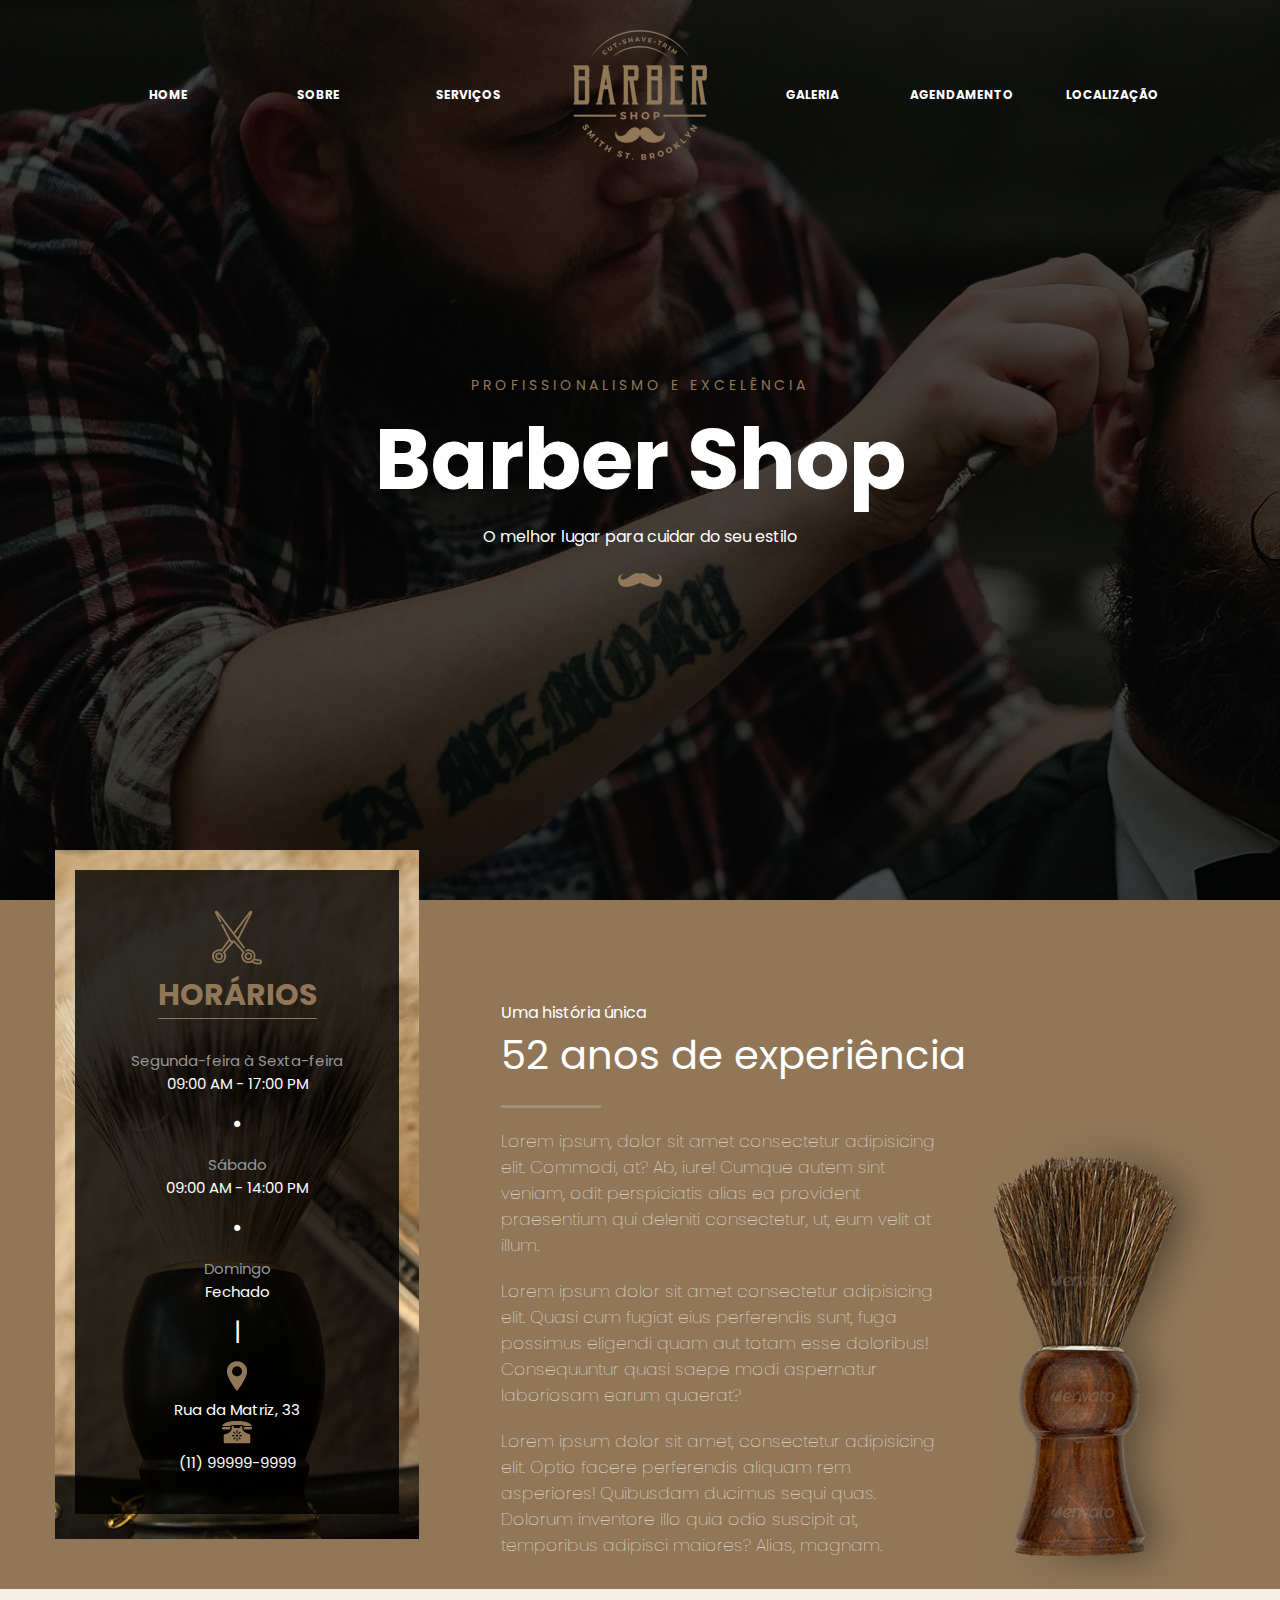
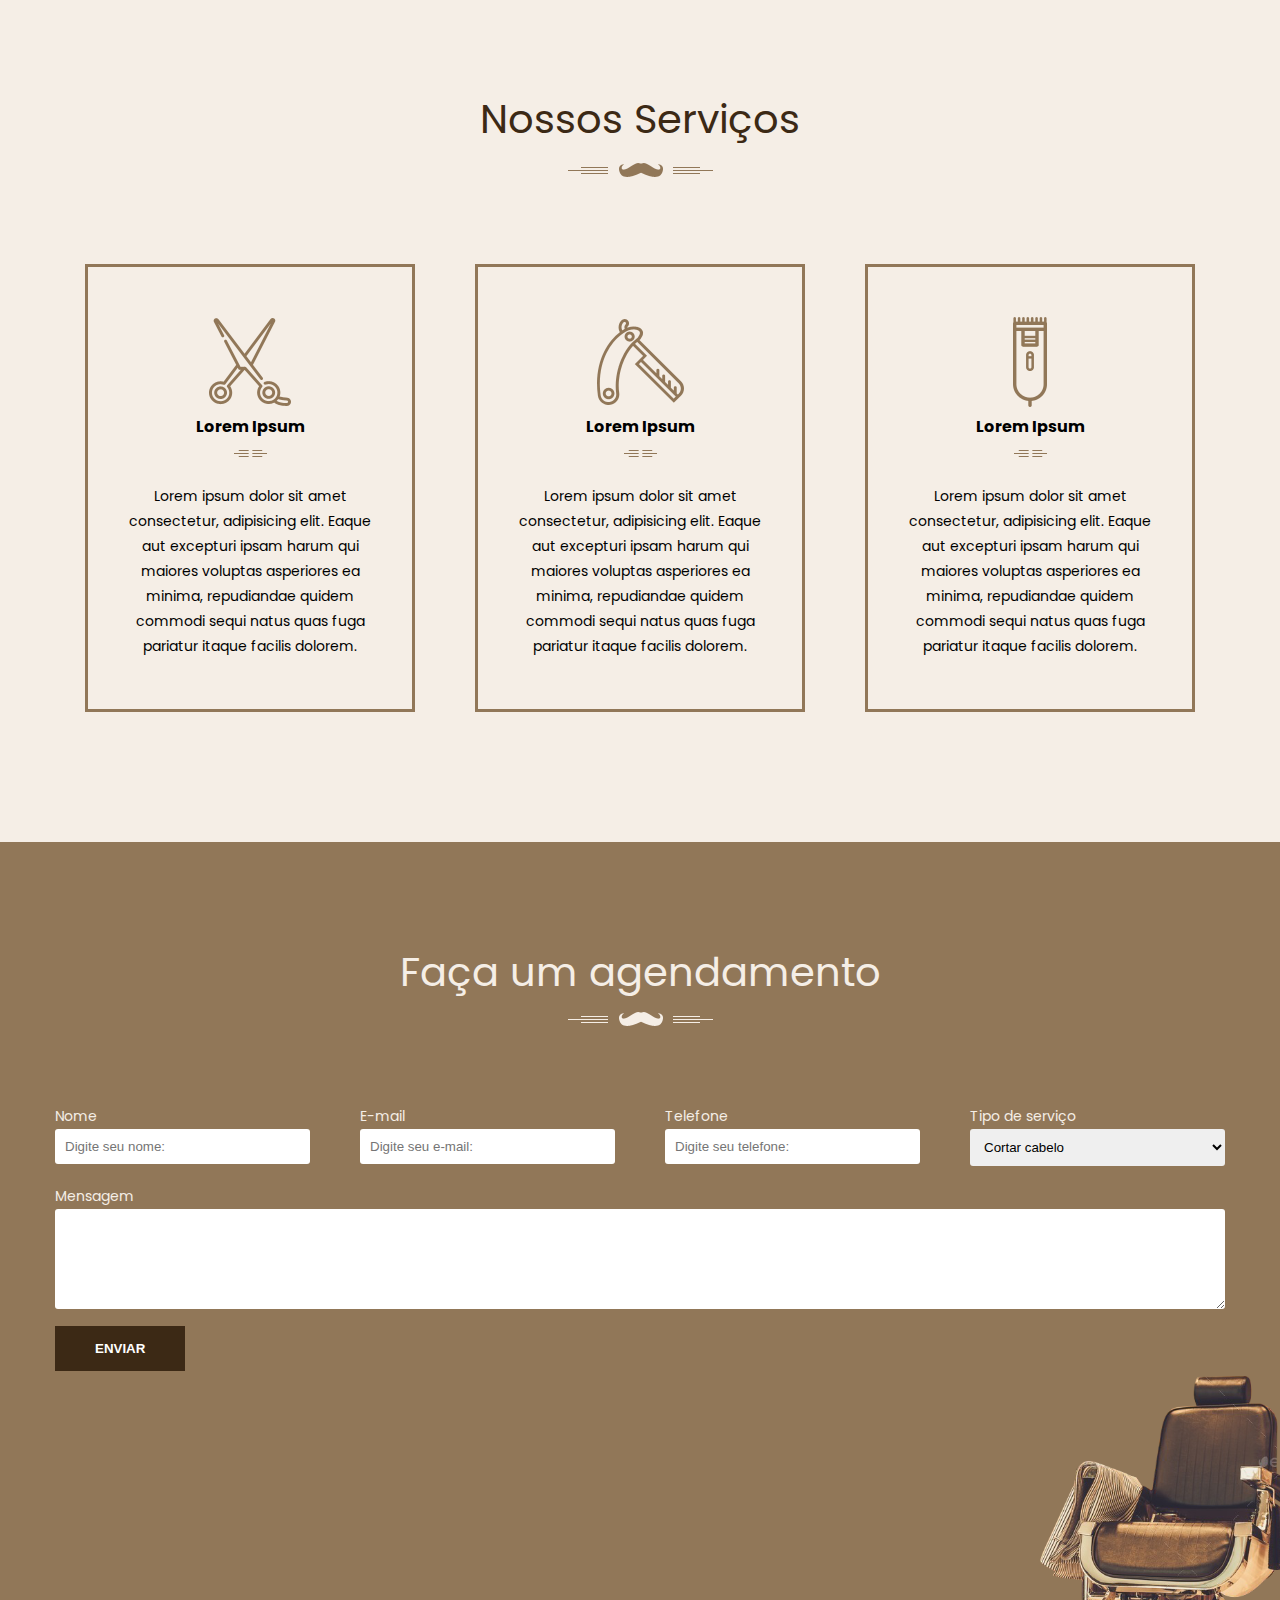
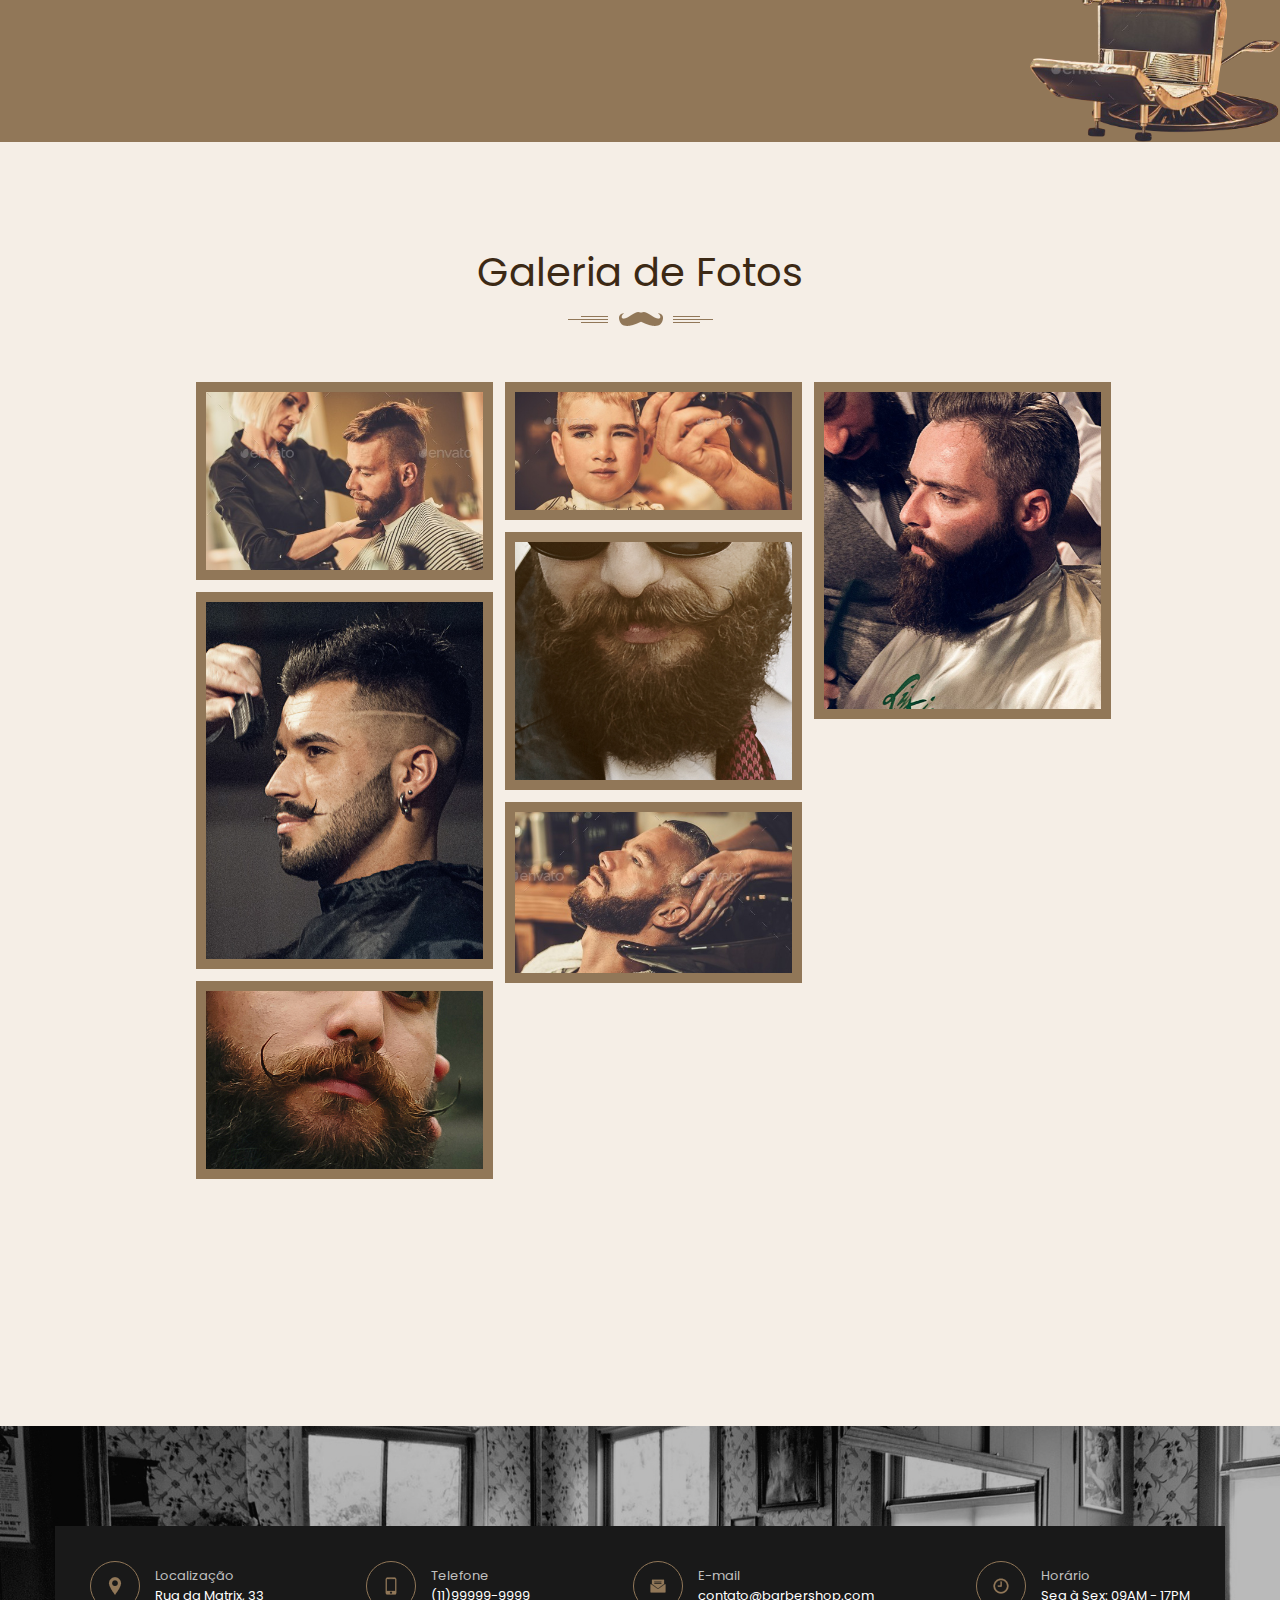
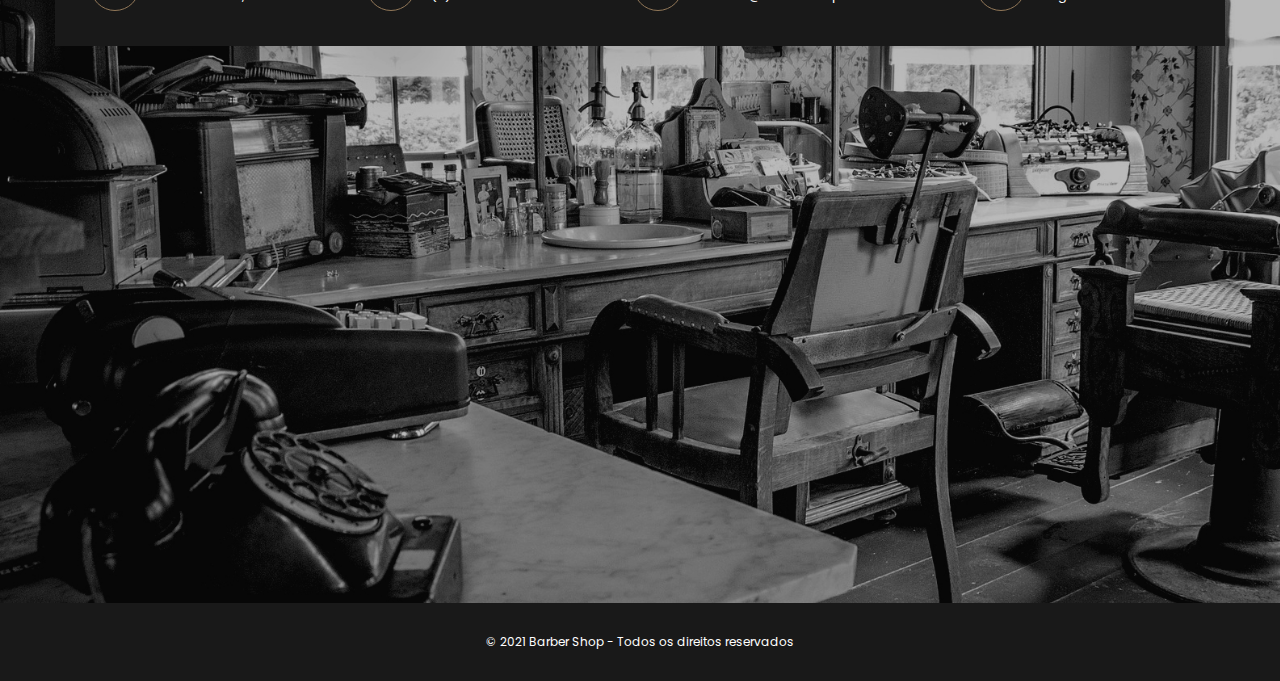
<file: index.html>
<!DOCTYPE html>
<html lang="pt-br">
<head>
    <meta charset="UTF-8">
    <meta http-equiv="X-UA-Compatible" content="IE=edge">
    <meta name="viewport" content="width=device-width, initial-scale=1.0">
    <title>Barber Shop</title>
    <link rel="stylesheet" href="./css/style.css">
</head>
<body>
    
    <section id="home" class="home">
        <header class="header">
            <nav class="nav">
                <ul>
                    <li>
                        <a href="#home">Home</a>
                    </li>
                    <li>
                        <a href="#about">Sobre</a>
                    </li>
                    <li>
                        <a href="#services">Serviços</a>
                    </li>
                    <img src="img/logo.png" alt="logo" class="logo">
                    <li>
                        <a href="#">Galeria</a>
                    </li>
                    <li>
                        <a href="#">Agendamento</a>
                    </li>
                    <li>
                        <a href="#">Localização</a>
                    </li>
                </ul>
            </nav>
        </header>

        <div class="banner">
            <span class="first-span">Profissionalismo e Excelência</span>
            <h1>Barber Shop</h1>
            <span class="second-span">O melhor lugar para cuidar do seu estilo</span>
            <img src="img/much-img.png" alt="Barber Shop" class="first-icon">
        </div>
    </section>

    <section id="about" class="about">
        <div class="container">
            <div class="timing">
                <div class="overlay">
                    <img src="./img/classic-cut.png" alt="icon" class="scissor-icon">
                    <h3>Horários</h3>

                    <div class="text">
                        <h4> Segunda-feira à Sexta-feira </h4>
                        <span> 09:00 AM - 17:00 PM </span>
                    </div>

                    <div class="text">
                        <h4> Sábado </h4>
                        <span> 09:00 AM - 14:00 PM </span>
                    </div>

                    <div class="text">
                        <h4> Domingo </h4>
                        <span> Fechado </span>
                    </div>
                    
                        <img src="./img/loc-ic.png" alt="icon" class="timing-icon">
                        <span>Rua da Matriz, 33</span>
                        <img src="./img/phone-ic.png" alt="icon" class="timing-icon">
                        <span>(11) 99999-9999 </span>
                    </div>
                </div>

            <div class="experience">
                <span>Uma história única</span>
                <h2>52 anos de experiência</h2>
                
                <div class="text">
                    
                    <div>
                        <p>Lorem ipsum, dolor sit amet consectetur adipisicing elit. Commodi, at? Ab, iure! Cumque autem sint veniam, odit perspiciatis alias ea provident praesentium qui deleniti consectetur, ut, eum velit at illum.</p>
    
                        <p>Lorem ipsum dolor sit amet consectetur adipisicing elit. Quasi cum fugiat eius perferendis sunt, fuga possimus eligendi quam aut totam esse doloribus! Consequuntur quasi saepe modi aspernatur laboriosam earum quaerat?</p>

                        <p>Lorem ipsum dolor sit amet, consectetur adipisicing elit. Optio facere perferendis aliquam rem asperiores! Quibusdam ducimus sequi quas. Dolorum inventore illo quia odio suscipit at, temporibus adipisci maiores? Alias, magnam.</p>
                    </div>
    
                        <img src="img/shave-brush.jpg" alt="52 anos de experiência" class="brush">
                </div>
            </div>
        </div>
        </div>
    </section>

    <section id="services" class="services">
        <div class="container">
            <h2>Nossos Serviços</h2>
            <img src="./img/heading-ic.png" alt="Serviços">

        <div class="boxes">
            <div class="box">
                <img src="./img/classic-cut.png" alt="scissor icon">
                <h4>Lorem Ipsum</h4>
                <img src="img/head-line-ic.png" alt="Separador">
                <p>Lorem ipsum dolor sit amet consectetur, adipisicing elit. Eaque aut excepturi ipsam harum qui maiores voluptas asperiores ea minima, repudiandae quidem commodi sequi natus quas fuga pariatur itaque facilis dolorem.</p>
            </div>

            <div class="box">
                <img src="./img/clipper-cut.png" alt="clipper icon">
                <h4>Lorem Ipsum</h4>
                <img src="img/head-line-ic.png" alt="Separador">
                <p>Lorem ipsum dolor sit amet consectetur, adipisicing elit. Eaque aut excepturi ipsam harum qui maiores voluptas asperiores ea minima, repudiandae quidem commodi sequi natus quas fuga pariatur itaque facilis dolorem.</p>
            </div>

            <div class="box">
                <img src="./img/razoe-shaver.png" alt="shaver icon">
                <h4>Lorem Ipsum</h4>
                <img src="img/head-line-ic.png" alt="Separador">
                <p>Lorem ipsum dolor sit amet consectetur, adipisicing elit. Eaque aut excepturi ipsam harum qui maiores voluptas asperiores ea minima, repudiandae quidem commodi sequi natus quas fuga pariatur itaque facilis dolorem.</p>
            </div>
        </div>
        </div>
    </section>

    <section class="appointment">
        <div class="container">
            <h2>Faça um agendamento</h2>
            <img src="./img/heading-ic-white.png" alt="Faça um agendamento">
            <form>
                <div class="personal-data">
                    <div class="input-wrapper">
                        <label>Nome</label>
                        <input type="text" placeholder="Digite seu nome:">
                    </div>
                    <div class="input-wrapper">
                        <label>E-mail</label>
                        <input type="text" placeholder="Digite seu e-mail:">
                    </div>
                    <div class="input-wrapper">
                        <label>Telefone</label>
                        <input type="tel" placeholder="Digite seu telefone:">
                    </div>
                    <div class="input-wrapper">
                        <label>Tipo de serviço</label>
                        <select>
                            <option value="cortar-cabelo">Cortar cabelo</option>
                            <option value="cortar-cabelo-barba">Cortar cabelo/barba</option>
                        </select>
                    </div>
                </div>
                    <div class="input=input-wrapper">
                        <label>Mensagem</label>
                        <textarea></textarea>
                    </div>

                    <button>Enviar</button>
            </form>
        </div>
    </section>

    <section class="gallery">
        <div class="container">
            <h2>Galeria de Fotos</h2>
            <img src="img/heading-ic.png" alt="Galeria de Fotos">
            
            <div class="gallery-wrapper">
                <div>
                    <img src="img/gallery-img1.png" alt="Galeria">
                </div>
                <div>
                    <img src="img/gallery-img2.png" alt="Galeria">
                </div>
                <div>
                    <img src="img/gallery-img3.png" alt="Galeria">
                </div>
                <div>
                    <img src="img/gallery-img4.png" alt="Galeria">
                </div>
                <div>
                    <img src="img/gallery-img5.png" alt="Galeria">
                </div>
                <div>
                    <img src="img/gallery-img6.png" alt="Galeria">
                </div>
                <div>
                    <img src="img/gallery-img7.png" alt="Galeria">
                </div>
            </div>
        </div>
    </section>

    <section class="location">
        <div class="container">
            <div class="head">
                <div class="info">
                    <div class="icon">
                        <img src="./img/map-img1.png" alt="Localização">
                    </div>
                    <div class="text">
                        <span>Localização</span>
                        <span>Rua da Matrix, 33</span>
                    </div>
                </div>
                <div class="info">
                    <div class="icon">
                        <img src="./img/map-img2.png" alt="Localização">
                    </div>
                    <div class="text">
                        <span>Telefone</span>
                        <span>(11)99999-9999</span>
                    </div>
                </div>
                <div class="info">
                    <div class="icon">
                        <img src="./img/map-img3.png" alt="Localização">
                    </div>
                    <div class="text">
                        <span>E-mail</span>
                        <span>contato@barbershop.com</span>
                    </div>
                </div>
                <div class="info">
                    <div class="icon">
                        <img src="./img/map-img4.png" alt="Localização">
                    </div>
                    <div class="text">
                        <span>Horário</span>
                        <span>Seg à Sex: 09AM - 17PM</span>
                    </div>
                </div>
            </div>
            
            <div class="map">
                <iframe src="https://www.google.com/maps/embed?pb=!1m18!1m12!1m3!1d3657.271912231406!2d-46.66128248556836!3d-23.558675784684233!2m3!1f0!2f0!3f0!3m2!1i1024!2i768!4f13.1!3m3!1m2!1s0x94ce59cd0f30ae79%3A0xd974b77fc7732458!2sAv.%20Paulista%2C%202026%20-%20Consola%C3%A7%C3%A3o%2C%20S%C3%A3o%20Paulo%20-%20SP%2C%2001310-200!5e0!3m2!1spt-BR!2sbr!4v1646429406964!5m2!1spt-BR!2sbr" width="600" height="450" style="border:0;" allowfullscreen="" loading="lazy"></iframe>
            </div>
        </div>
    </section>

    <footer class="footer">
        © 2021 Barber Shop -  Todos os direitos reservados
    </footer>
</body>
</html>
</file>
<file: css/style.css>
@import url('https://fonts.googleapis.com/css2?family=Lato&family=Lora:ital,wght@0,400;1,400;1,500&family=Montserrat:wght@100&family=Poppins:wght@100;400;700&display=swap');

:root {
    --colorPrimary: #917758;
    --colorSecondary: #3c2915;
    --color-primary-light: #f5eee6;
}

* {
    margin: 0;
    padding: 0;
    box-sizing: border-box;
}

body {
    font-family: 'Poppins', sans-serif;
}

.container {
    width: 1170px;
    margin: 0 auto; 
}

/************
    HOME
*************/

.home {
    position: relative;
    height: 100vh;
    background-size: cover;
    background-image: url(../img/bg-home.jpg); 
    background-attachment: fixed;
}

.home .header {
    padding: 30px 0;
}

.home .header .nav {
    display: flex;
    justify-content: center;
}

.home .header .nav ul {
    display: flex;
}

.home .header .nav ul li {
    display: flex; 
    justify-content: center;
    align-items: center;
    width: 150px;
}

.home .header .nav ul li a {
    padding: 20px;
    color: white;
    text-transform: uppercase;
    text-decoration: none;
    font-weight: bold;
    font-size: 12px;
}

.home .header .nav ul li a:hover {
    border-bottom: 1px solid var(--colorPrimary);
    color: var(--colorPrimary); 
}

.home .header .nav .logo {
    margin: 0 30px;    
}



/******************
    HOME --- BANNER
*******************/

.home .banner {
    position: absolute;
    top: 50%;
    left: 50%;
    height: 270px;
    width: 770px;
    margin-left: -385px;
    margin-top: -75px;
    color: white;
    text-align: center;
}

.home .banner span {
    display: block;
}

.home .banner .first-span {
    color: var(--colorPrimary);
    text-transform: uppercase;
    letter-spacing: 4px;
    font-size: 14px;
    /*margin-top: 50px;*/
}

.home .banner h1 {
    font-size: 85px;
}

.home .banner .second-span {
    color: white;
    font-weight: 400;
    margin-bottom: 20px;
}

/******************
    ABOUT - TIMING
*******************/

.about {
    background-color: var(--colorPrimary);
}

.about .container {
    display: flex;
}

.about .timing {
    width: 33%;
    padding: 20px;
    position: relative; /* Position: relative & top: -50px = sobrepôs a imagem */
    top: -50px;
    background-image: url(../img/brush-big.jpg);
}

.about .timing .overlay {
    padding: 40px 20px;
    background-color: rgb(0, 0, 0, 0.8);
    text-align: center;
    
}

.about .timing .scissor-icon {
    width: 50px;
}

.about .timing .overlay h3 {
    width: fit-content;
    margin: 0 auto 30px auto;
    font-size: 30px;
    text-transform: uppercase;
    color: var(--colorPrimary);
    border-bottom: 1px solid var(--colorPrimary);
}


.about .timing .text {
    margin: 10px 0;
}

.about .timing .text:after {
    display: block;
    content: '•';
    color: white;
    font-size: 25px;
    margin: 10px;
}

.about .timing .text:last-of-type:after {
    content: '|';
}

.about .timing .text h4 {
    color: rgb(150, 150, 150);
    font-weight: 400;
    font-size: 15px;
}

.about .timing span {
    display: block;
    color: white;
    font-size: 15px;
}


/**************
    ABOUT - EXPERIENCE
***************/


.about .experience {
    width: 66%;
    margin-left: 7%;
    margin-top: 100px;
    color: white;
}

.about .experience h2 {
    font-weight: 400;
    font-size: 40px;
}

.about .experience h2:after {
    content: '';
    display: block;
    width: 100px;
    height: 3px;
    margin: 20px 0;
    background-color: #a38f78;
}

.about .experience .text {
    display: flex;
    justify-content: space-between;
}

.about .experience .text p {
    margin-bottom: 20px;
    font-weight: 100;
    font-size: 17px;
}

/**************
    NOSSOS SERVIÇOS
***************/

.services {
    padding: 100px 0;
    text-align: center;
    background-color: var(--color-primary-light);
}

.services h2 {
    color: var(--colorSecondary); 
    font-size: 40px;
    font-weight: 400;
    margin-bottom: 10px;
}

.services .boxes {
    display: flex;
    justify-content: space-between;
    margin-top: 50px;
}

.services .box {
    border: 3px solid var(--colorPrimary);
    padding: 50px 40px;
    margin: 30px;
}

.services .box p {
    margin-top: 20px;
    font-size: 14px;
    line-height: 25px;
}

/**************
    AGENDAMENTO
***************/

.appointment {
    height: 100vh;
    padding: 100px 0;
    background-color: var(--colorPrimary);
    background-image: url(../img/chair-ic.png);
    background-repeat: no-repeat;
    background-position: right bottom;
    background-size: 250px;
}


.appointment img {
    display: block;
    margin: 0 auto;
}

.appointment h2 {
    color: var(--color-primary-light); 
    text-align: center;
    font-size: 40px;
    font-weight: 400;
    margin-bottom: 10px;
}

.appointment form {
    margin-top: 80px;
}

.appointment .personal-data {
    display: flex;
    justify-content: space-between;
    margin-bottom: 20px;
}

.appointment .input-wrapper {
    width: 100%;
    margin-right: 50px;
}
.appointment .input-wrapper:last-of-type {
    margin-right: 0;
}

.appointment label {
    display: block;
    color: var(--color-primary-light);
    font-size: 14px;
    margin-bottom: 2px;
}

.appointment .personal-data input, 
.appointment .personal-data select,
.appointment textarea {
    padding: 10px 10px;
    width: 100%;
    outline: none;
    border: none;
    border-radius: 3px;
}

.appointment textarea {
    height: 100px;
}

.appointment button {
    padding: 15px 40px;
    margin-top: 10px;
    background-color: var(--colorSecondary);
    color: white;
    border: none;
    text-transform: uppercase;
    font-weight: bold;
}


/**************
    GALERIA DE FOTOS
***************/

.gallery {
    padding: 100px 0;
    background-color: var(--color-primary-light);
}


.gallery img {
    display: block;
    margin: 0 auto;
}

.gallery h2 {
    color: var(--colorSecondary); 
    text-align: center;
    font-size: 40px;
    font-weight: 400;
    margin-bottom: 10px;
}

.gallery .gallery-wrapper {
    display: flex;
    flex-direction: column;
    flex-wrap: wrap;
    height: 100vh;
    width: 900px;
    margin: 50px auto; 
}

.gallery .gallery-wrapper div {
    width: 33%;
    margin: 6px;
    border: 10px solid var(--colorPrimary);
}

.gallery .gallery-wrapper div img {
    width: 100%;
}

/**************
    LOCALIZAÇÃO
***************/

.location {
    padding: 100px 0; 
    background-image: url(../img/bg-location.jpg);
    background-size: cover;
}

.location .head {
    display: flex;
    justify-content: space-between;
    background-color: #191919;
    padding: 35px;
    width: 100%;
}

.location .head .info {
    display: flex;
    align-items: center;
}

.location .head .info .icon {
    display: flex;
    align-items: center;
    justify-content: center;
    border: 1px solid var(--colorPrimary);
    border-radius: 100%;
    width: 50px;
    height: 50px;
    padding: 10px;
    margin-right: 15px;
}

.location .head .info .text span {
    display: block;
    font-size: 13px;
}

.location .head .info .text span:first-child {
    color: silver;
}

.location .head .info .text span:last-child {
    color: white;
}

.location .map {
    width: 100%;
}

.location .map iframe {
    width: 100%;
}

/**************
    FOOTER
***************/

.footer {
    background-color: #191919;
    color: white;
    padding: 30px;
    text-align: center;
    font-size: 12px;
}
</file>
